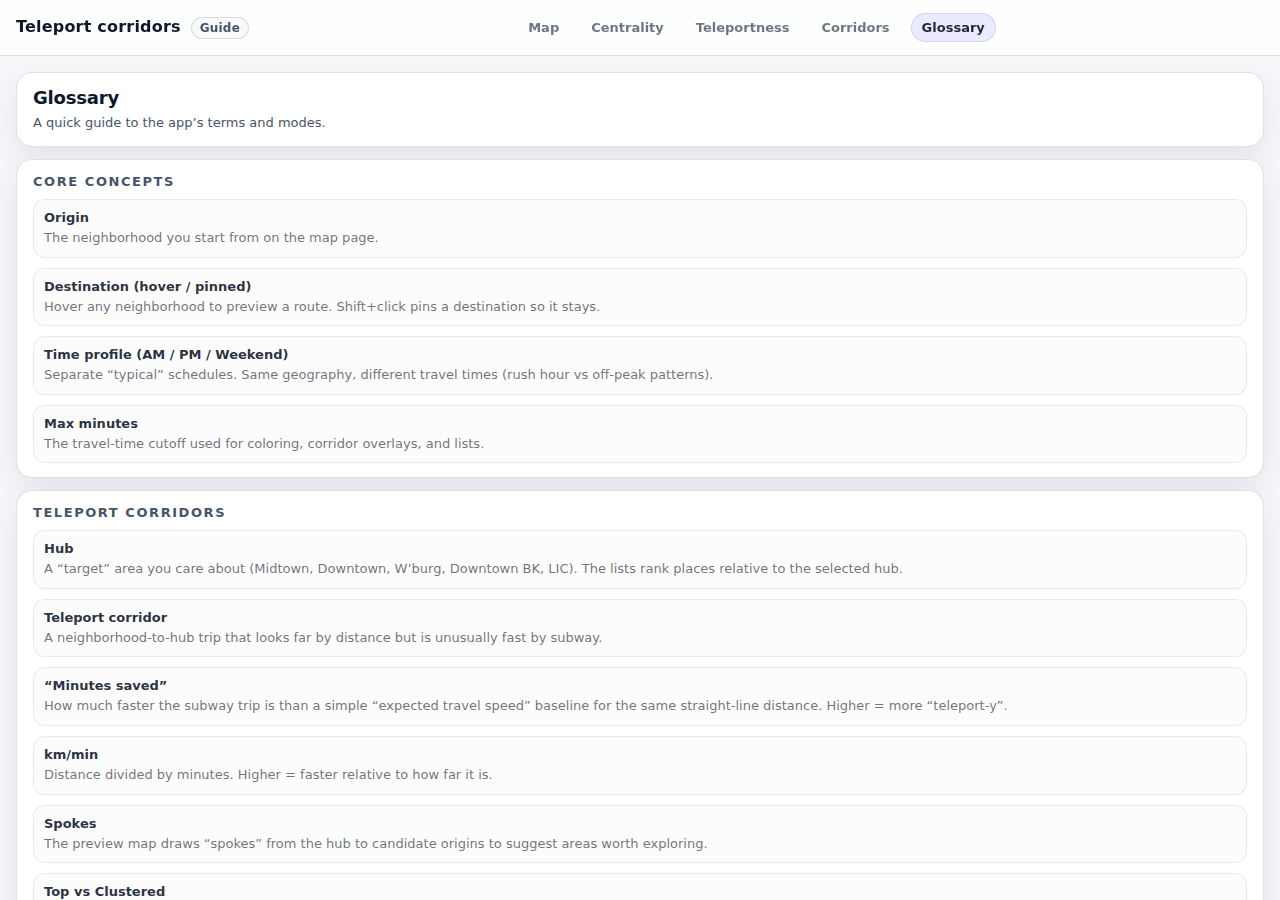
<file: site/glossary.html>
<!doctype html>
<html lang="en">
  <head>
    <meta charset="utf-8" />
    <meta name="viewport" content="width=device-width,initial-scale=1" />
    <title>Glossary · NYC Transit Atlas</title>
    <link rel="stylesheet" href="style.css" />
  </head>
  <body>
    <header>
      <div class="title">
        <a class="brand" href="./">Teleport corridors</a>
        <span class="status">Guide</span>
      </div>

      <nav class="nav">
        <a class="nav-link" href="./">Map</a>
        <a class="nav-link" href="./centrality.html">Centrality</a>
        <a class="nav-link" href="./living.html">Teleportness</a>
        <a class="nav-link" href="./teleport-corridors.html">Corridors</a>
        <a class="nav-link is-active" href="./glossary.html">Glossary</a>
      </nav>

      <div class="controls"></div>
    </header>

    <main class="page">
      <section class="page-card">
        <h1 class="page-title">Glossary</h1>
        <p class="page-subtitle">A quick guide to the app’s terms and modes.</p>
      </section>

      <section class="page-card">
        <h2 class="card-title">Core Concepts</h2>
        <div class="glossary">
          <div class="glossary-item">
            <div class="glossary-term">Origin</div>
            <div class="glossary-def">The neighborhood you start from on the map page.</div>
          </div>
          <div class="glossary-item">
            <div class="glossary-term">Destination (hover / pinned)</div>
            <div class="glossary-def">
              Hover any neighborhood to preview a route. <span class="mono">Shift+click</span> pins a destination so it stays.
            </div>
          </div>
          <div class="glossary-item">
            <div class="glossary-term">Time profile (AM / PM / Weekend)</div>
            <div class="glossary-def">
              Separate “typical” schedules. Same geography, different travel times (rush hour vs off-peak patterns).
            </div>
          </div>
          <div class="glossary-item">
            <div class="glossary-term">Max minutes</div>
            <div class="glossary-def">The travel-time cutoff used for coloring, corridor overlays, and lists.</div>
          </div>
        </div>
      </section>

      <section class="page-card">
        <h2 class="card-title">Teleport Corridors</h2>
        <div class="glossary">
          <div class="glossary-item">
            <div class="glossary-term">Hub</div>
            <div class="glossary-def">
              A “target” area you care about (Midtown, Downtown, W’burg, Downtown BK, LIC). The lists rank places relative to
              the selected hub.
            </div>
          </div>
          <div class="glossary-item">
            <div class="glossary-term">Teleport corridor</div>
            <div class="glossary-def">
              A neighborhood-to-hub trip that looks far by distance but is unusually fast by subway.
            </div>
          </div>
          <div class="glossary-item">
            <div class="glossary-term">“Minutes saved”</div>
            <div class="glossary-def">
              How much faster the subway trip is than a simple “expected travel speed” baseline for the same straight-line
              distance. Higher = more “teleport-y”.
            </div>
          </div>
          <div class="glossary-item">
            <div class="glossary-term">km/min</div>
            <div class="glossary-def">Distance divided by minutes. Higher = faster relative to how far it is.</div>
          </div>
          <div class="glossary-item">
            <div class="glossary-term">Spokes</div>
            <div class="glossary-def">
              The preview map draws “spokes” from the hub to candidate origins to suggest areas worth exploring.
            </div>
          </div>
          <div class="glossary-item">
            <div class="glossary-term">Top vs Clustered</div>
            <div class="glossary-def">
              <b>Top</b> shows the top-ranked individual neighborhoods. <b>Clustered</b> groups nearby origins and shows a
              representative “best” corridor per cluster to avoid the list being dominated by one small area.
            </div>
          </div>
          <div class="glossary-item">
            <div class="glossary-term">Include short trips (&lt;6km)</div>
            <div class="glossary-def">
              Includes short-distance trips. When off, the rankings focus on “surprising” outer-borough corridors rather than
              neighborhoods that are simply close.
            </div>
          </div>
        </div>
      </section>

      <section class="page-card">
        <h2 class="card-title">Teleportness</h2>
        <div class="glossary">
          <div class="glossary-item">
            <div class="glossary-term">Teleportness</div>
            <div class="glossary-def">
              A map metric that colors neighborhoods by “minutes saved” vs a baseline travel speed to a chosen hub (Midtown, LIC,
              etc.). Higher = looks far but rides fast.
            </div>
          </div>
          <div class="glossary-item">
            <div class="glossary-term">Prefer longer trips (exclude &lt;6km)</div>
            <div class="glossary-def">
              Filters out very short hub trips so the ranking highlights outer-borough neighborhoods that are underrated by how far
              they look on a map.
            </div>
          </div>
        </div>
      </section>

      <section class="page-card">
        <h2 class="card-title">Map Overlays</h2>
        <div class="glossary">
          <div class="glossary-item">
            <div class="glossary-term">Corridors</div>
            <div class="glossary-def">
              A “spreading” overlay of route segments from the origin: thicker/stronger paths indicate more downstream stops on
              the shortest-path tree.
            </div>
          </div>
          <div class="glossary-item">
            <div class="glossary-term">Isochrones</div>
            <div class="glossary-def">
              Contours for reachability (e.g. 15/30/45/60/90 minutes). Useful for seeing “what’s in range” at a glance.
            </div>
          </div>
          <div class="glossary-item">
            <div class="glossary-term">Labels / Compact names</div>
            <div class="glossary-def">
              Labels use side “rails” with leader lines (always on). Compact names shorten long neighborhood names to reduce clutter.
            </div>
          </div>
        </div>
      </section>
    </main>
  </body>
</html>
</file>
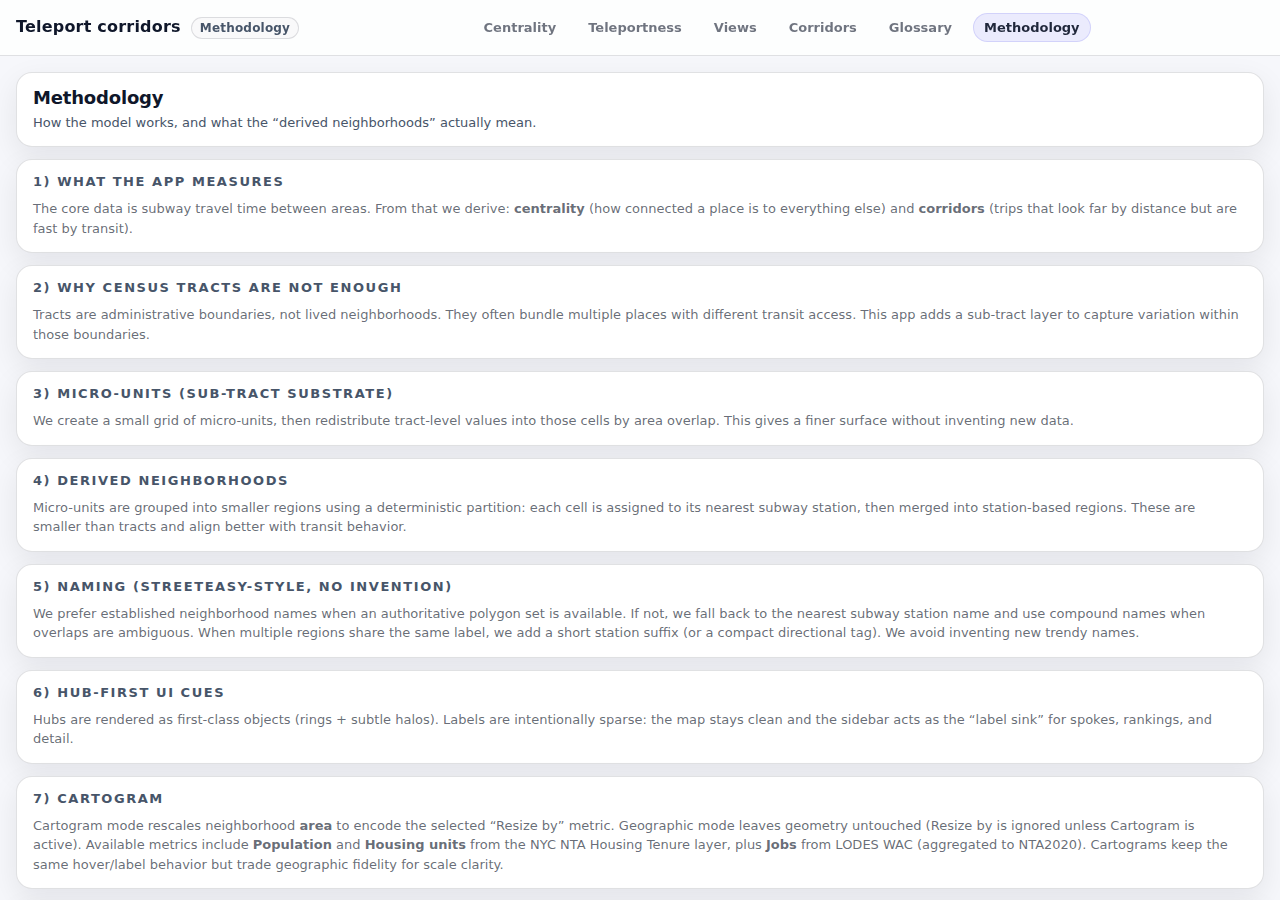
<file: site/methodology.html>
<!doctype html>
<html lang="en">
  <head>
    <meta charset="utf-8" />
    <meta name="viewport" content="width=device-width,initial-scale=1" />
    <title>Methodology · NYC Transit Atlas</title>
    <link rel="stylesheet" href="style.css" />
  </head>
  <body>
    <header>
      <div class="title">
        <a class="brand" href="./">Teleport corridors</a>
        <span class="status">Methodology</span>
      </div>

      <nav class="nav">
        <a class="nav-link" href="./centrality.html">Centrality</a>
        <a class="nav-link" href="./living.html">Teleportness</a>
        <a class="nav-link" href="./views.html">Views</a>
        <a class="nav-link" href="./teleport-corridors.html">Corridors</a>
        <a class="nav-link" href="./glossary.html">Glossary</a>
        <a class="nav-link is-active" href="./methodology.html">Methodology</a>
      </nav>

      <div class="controls"></div>
    </header>

    <main class="page">
      <section class="page-card">
        <h1 class="page-title">Methodology</h1>
        <p class="page-subtitle">How the model works, and what the “derived neighborhoods” actually mean.</p>
      </section>

      <section class="page-card">
        <h2 class="card-title">1) What the app measures</h2>
        <p class="page-text">
          The core data is subway travel time between areas. From that we derive:
          <b>centrality</b> (how connected a place is to everything else) and <b>corridors</b> (trips that look far by distance
          but are fast by transit).
        </p>
      </section>

      <section class="page-card">
        <h2 class="card-title">2) Why census tracts are not enough</h2>
        <p class="page-text">
          Tracts are administrative boundaries, not lived neighborhoods. They often bundle multiple places with different transit
          access. This app adds a sub-tract layer to capture variation within those boundaries.
        </p>
      </section>

      <section class="page-card">
        <h2 class="card-title">3) Micro-units (sub-tract substrate)</h2>
        <p class="page-text">
          We create a small grid of micro-units, then redistribute tract-level values into those cells by area overlap. This gives
          a finer surface without inventing new data.
        </p>
      </section>

      <section class="page-card">
        <h2 class="card-title">4) Derived neighborhoods</h2>
        <p class="page-text">
          Micro-units are grouped into smaller regions using a deterministic partition: each cell is assigned to its nearest subway
          station, then merged into station-based regions. These are smaller than tracts and align better with transit behavior.
        </p>
      </section>

      <section class="page-card">
        <h2 class="card-title">5) Naming (StreetEasy-style, no invention)</h2>
        <p class="page-text">
          We prefer established neighborhood names when an authoritative polygon set is available. If not, we fall back to the
          nearest subway station name and use compound names when overlaps are ambiguous. When multiple regions share the same
          label, we add a short station suffix (or a compact directional tag). We avoid inventing new trendy names.
        </p>
      </section>

      <section class="page-card">
        <h2 class="card-title">6) Hub-first UI cues</h2>
        <p class="page-text">
          Hubs are rendered as first-class objects (rings + subtle halos). Labels are intentionally sparse: the map stays clean and
          the sidebar acts as the “label sink” for spokes, rankings, and detail.
        </p>
      </section>

      <section class="page-card">
        <h2 class="card-title">7) Cartogram</h2>
        <p class="page-text">
          Cartogram mode rescales neighborhood <b>area</b> to encode the selected “Resize by” metric. Geographic mode leaves
          geometry untouched (Resize by is ignored unless Cartogram is active). Available metrics include <b>Population</b> and
          <b>Housing units</b> from the NYC NTA Housing Tenure layer, plus <b>Jobs</b> from LODES WAC (aggregated to NTA2020).
          Cartograms keep the same hover/label behavior but trade geographic fidelity for scale clarity.
        </p>
      </section>

      <section class="page-card">
        <h2 class="card-title">8) Limitations</h2>
        <ul class="page-list">
          <li>Derived boundaries are a model of transit access, not official borders.</li>
          <li>Name confidence varies; some regions are only loosely tied to a recognized label.</li>
          <li>Subway schedules change; the app uses a snapshot of service patterns.</li>
          <li>Cartograms prioritize metric scale over exact geometry.</li>
        </ul>
      </section>

      <section class="page-card">
        <h2 class="card-title">Glossary</h2>
        <div class="glossary">
          <div class="glossary-item">
            <div class="glossary-term">Tract</div>
            <div class="glossary-def">An official statistical unit (large, administrative, not always “felt” as a neighborhood).</div>
          </div>
          <div class="glossary-item">
            <div class="glossary-term">Micro-unit</div>
            <div class="glossary-def">A small grid cell used to redistribute tract values by area overlap.</div>
          </div>
          <div class="glossary-item">
            <div class="glossary-term">Derived neighborhood</div>
            <div class="glossary-def">A region made by grouping micro-units (currently by nearest subway station).</div>
          </div>
          <div class="glossary-item">
            <div class="glossary-term">Hub</div>
            <div class="glossary-def">A key destination you care about (Midtown, Downtown, LIC, etc.).</div>
          </div>
          <div class="glossary-item">
            <div class="glossary-term">Spoke</div>
            <div class="glossary-def">A candidate origin area that connects well to a hub.</div>
          </div>
          <div class="glossary-item">
            <div class="glossary-term">Confidence</div>
            <div class="glossary-def">A simple indicator of how strongly a derived region overlaps a recognized name.</div>
          </div>
        </div>
      </section>
    </main>
  </body>
</html>
</file>
<file: site/style.css>
:root {
  color-scheme: light;
  --bg: #f6f7fb;
  --panel: #ffffff;
  --text: #0f172a;
  --muted: #475569;
  --border: rgba(2, 6, 23, 0.12);
  --shadow: rgba(2, 6, 23, 0.08);
  --accent: #ef4444;
  --boro-m: #06b6d4; /* Manhattan (cyan) */
  --boro-bk: #10b981; /* Brooklyn (emerald) */
  --boro-q: #f59e0b; /* Queens (amber) */
}

* {
  box-sizing: border-box;
}

html,
body {
  margin: 0;
  height: 100%;
  font-family: ui-sans-serif, system-ui, -apple-system, Segoe UI, Roboto, Helvetica,
    Arial, "Apple Color Emoji", "Segoe UI Emoji";
}

body {
  background: var(--bg);
  color: var(--text);
}

header {
  height: 56px;
  display: flex;
  align-items: center;
  justify-content: space-between;
  padding: 0 16px;
  border-bottom: 1px solid var(--border);
  background: rgba(255, 255, 255, 0.8);
  backdrop-filter: blur(10px);
  gap: 14px;
}

.sr-only {
  position: absolute;
  width: 1px;
  height: 1px;
  padding: 0;
  margin: -1px;
  overflow: hidden;
  clip: rect(0, 0, 0, 0);
  white-space: nowrap;
  border: 0;
}

.title {
  font-weight: 650;
  letter-spacing: 0.2px;
  display: flex;
  gap: 10px;
  align-items: baseline;
  flex: 0 0 auto;
}

.brand {
  color: var(--text);
  text-decoration: none;
}

.status {
  font-weight: 550;
  font-size: 12px;
  color: var(--muted);
  padding: 3px 8px;
  border: 1px solid var(--border);
  border-radius: 999px;
  background: rgba(2, 6, 23, 0.02);
}

.goggles {
  display: flex;
  align-items: center;
  gap: 10px;
  flex: 1 1 auto;
  min-width: 240px;
  justify-content: center;
}

.goggles .toggle {
  display: flex;
  gap: 8px;
  align-items: center;
  color: var(--muted);
  font-size: 13px;
  user-select: none;
}

.goggles .toggle input {
  transform: translateY(1px);
}

.nav {
  display: flex;
  gap: 10px;
  align-items: center;
  flex: 1 1 auto;
  justify-content: center;
}

.nav-link {
  font-size: 13px;
  font-weight: 650;
  color: rgba(15, 23, 42, 0.6);
  text-decoration: none;
  padding: 6px 10px;
  border-radius: 999px;
  border: 1px solid transparent;
}

.nav-link:hover {
  background: rgba(2, 6, 23, 0.03);
  border-color: var(--border);
}

.nav-link.is-active {
  color: rgba(15, 23, 42, 0.92);
  background: rgba(99, 102, 241, 0.12);
  border-color: rgba(99, 102, 241, 0.18);
}

.controls label {
  display: flex;
  gap: 10px;
  align-items: center;
  color: var(--muted);
  font-size: 14px;
}

.controls {
  display: flex;
  align-items: center;
  gap: 14px;
  flex: 0 0 auto;
}

.controls .toggle {
  gap: 8px;
}

.controls .toggle input {
  transform: translateY(1px);
}

select {
  background: rgba(2, 6, 23, 0.03);
  border: 1px solid var(--border);
  color: var(--text);
  padding: 6px 10px;
  border-radius: 10px;
  outline: none;
}

fieldset.segmented {
  border: 0;
  margin: 0;
  padding: 0;
  display: flex;
  align-items: center;
  gap: 8px;
}

fieldset.segmented legend {
  margin-right: 6px;
  color: var(--muted);
  font-size: 14px;
  padding: 0;
}

fieldset.segmented label {
  display: inline-flex;
  align-items: center;
  gap: 0;
  border: 1px solid var(--border);
  background: rgba(2, 6, 23, 0.03);
  padding: 0;
  border-radius: 999px;
  overflow: hidden;
  cursor: pointer;
}

fieldset.segmented label:first-of-type {
  border-top-right-radius: 0;
  border-bottom-right-radius: 0;
}
fieldset.segmented label:not(:first-of-type):not(:last-of-type) {
  border-radius: 0;
  border-left: 0;
}
fieldset.segmented label:last-of-type {
  border-top-left-radius: 0;
  border-bottom-left-radius: 0;
  border-left: 0;
}

fieldset.segmented.compact legend {
  display: none;
}

fieldset.segmented.compact span {
  padding: 6px 8px;
}

.toggle.compact {
  display: inline-flex;
  align-items: center;
  gap: 8px;
  color: var(--muted);
  font-size: 13px;
  user-select: none;
}

.toggle.compact input {
  transform: translateY(1px);
}

.card-head {
  display: flex;
  align-items: flex-start;
  justify-content: space-between;
  gap: 10px;
  margin-bottom: 10px;
}

.card-controls {
  display: flex;
  align-items: center;
  gap: 10px;
  flex-wrap: wrap;
  justify-content: flex-end;
}

.card-controls-row {
  display: flex;
  align-items: center;
  gap: 10px;
  flex-wrap: wrap;
  justify-content: flex-end;
}

.boro-pill {
  display: inline-flex;
  align-items: center;
  justify-content: center;
  padding: 2px 6px;
  border-radius: 999px;
  font-size: 11px;
  font-weight: 800;
  letter-spacing: 0.04em;
  border: 1px solid rgba(2, 6, 23, 0.12);
  color: rgba(15, 23, 42, 0.8);
  background: rgba(2, 6, 23, 0.03);
  transform: translateY(-1px);
}

.boro-pill.boro-manhattan {
  background: color-mix(in srgb, var(--boro-m) 10%, white);
  border-color: color-mix(in srgb, var(--boro-m) 22%, rgba(2, 6, 23, 0.12));
}

.boro-pill.boro-brooklyn {
  background: color-mix(in srgb, var(--boro-bk) 10%, white);
  border-color: color-mix(in srgb, var(--boro-bk) 22%, rgba(2, 6, 23, 0.12));
}

.boro-pill.boro-queens {
  background: color-mix(in srgb, var(--boro-q) 12%, white);
  border-color: color-mix(in srgb, var(--boro-q) 24%, rgba(2, 6, 23, 0.12));
}

.boro-pair {
  display: inline-flex;
  align-items: center;
  gap: 6px;
}

.line-chip {
  display: inline-flex;
  align-items: center;
  justify-content: center;
  padding: 1px 6px;
  border-radius: 999px;
  border: 1px solid rgba(2, 6, 23, 0.12);
  background: rgba(255, 255, 255, 0.75);
  color: rgba(15, 23, 42, 0.75);
  font-size: 11px;
  font-weight: 800;
  letter-spacing: 0.04em;
  transform: translateY(-1px);
}

fieldset.segmented input {
  position: absolute;
  opacity: 0;
  pointer-events: none;
}

fieldset.segmented span {
  padding: 6px 10px;
  font-size: 13px;
  color: var(--muted);
  user-select: none;
  display: inline-flex;
  align-items: center;
  gap: 6px;
}

fieldset.segmented label.cartogram-option {
  overflow: visible;
}

fieldset.segmented label.cartogram-option .cartogram-inline,
fieldset.segmented label.cartogram-option .cartogram-inline span {
  padding: 0;
  font-size: 11px;
}

fieldset.segmented input:checked + span {
  background: rgba(99, 102, 241, 0.14);
  color: rgba(15, 23, 42, 0.9);
}

input[type="range"] {
  width: 140px;
}

.mono {
  font-variant-numeric: tabular-nums;
  font-feature-settings: "tnum";
}

main {
  height: calc(100% - 56px);
  display: grid;
  grid-template-columns: 1fr 360px;
}

#map {
  height: 100%;
  width: 100%;
  position: relative;
  overflow: hidden;
}

#mapSvg {
  width: 100%;
  height: 100%;
  display: block;
  touch-action: none;
  cursor: grab;
}

#mapSvg:active {
  cursor: grabbing;
}

#mapSvg text {
  pointer-events: none;
  user-select: none;
}

.hub-halo {
  mix-blend-mode: multiply;
}

.hub-marker-ring {
  vector-effect: non-scaling-stroke;
}

.hub-marker-core {
}

.rail-label.is-hub {
  color: rgba(2, 6, 23, 0.9);
  font-weight: 800;
  font-size: 13px;
}

.rail-label.is-active-hub {
  color: rgba(2, 6, 23, 0.95);
  font-weight: 850;
  font-size: 14px;
}

.rail-label.is-spoke {
  font-weight: 550;
  color: rgba(15, 23, 42, 0.55);
}

#labelLeaders {
  position: absolute;
  inset: 0;
  width: 100%;
  height: 100%;
  pointer-events: none;
}

#labelRails {
  position: absolute;
  inset: 0;
  pointer-events: none;
}

.label-rail {
  position: absolute;
  top: 10px;
  bottom: 10px;
  width: 220px;
  pointer-events: none;
}

#labelRailLeft {
  left: 0;
  text-align: right;
}

#labelRailRight {
  right: 0;
  text-align: left;
}

.rail-label {
  position: absolute;
  left: 0;
  right: 0;
  padding: 1px 8px;
  font-size: 12px;
  font-weight: 650;
  color: rgba(15, 23, 42, 0.65);
  text-shadow: 0 1px 0 rgba(255, 255, 255, 0.85);
  white-space: nowrap;
  overflow: hidden;
  text-overflow: ellipsis;
  user-select: none;
  pointer-events: auto;
}

.rail-label.is-active {
  color: rgba(15, 23, 42, 0.92);
}

.rail-more {
  position: absolute;
  left: 0;
  right: 0;
  padding: 2px 8px;
  font-size: 12px;
  font-weight: 650;
  color: rgba(15, 23, 42, 0.45);
  text-shadow: 0 1px 0 rgba(255, 255, 255, 0.85);
  user-select: none;
}

.isochrone-path {
  fill: none;
  stroke: rgba(15, 23, 42, 0.38);
  vector-effect: non-scaling-stroke;
}

#panel {
  height: 100%;
  border-left: 1px solid var(--border);
  background: var(--panel);
  overflow: auto;
  padding: 14px 14px 20px;
}

.panel-section {
  padding: 12px 10px;
  border: 1px solid var(--border);
  border-radius: 14px;
  background: rgba(2, 6, 23, 0.01);
  margin-bottom: 12px;
  box-shadow: 0 10px 30px var(--shadow);
}

.panel-title {
  color: var(--muted);
  font-size: 12px;
  text-transform: uppercase;
  letter-spacing: 0.12em;
  margin-bottom: 6px;
}

.panel-value {
  font-size: 16px;
  font-weight: 600;
  margin-bottom: 8px;
}

.panel-hint {
  color: var(--muted);
  font-size: 13px;
  line-height: 1.35;
}

.error-banner {
  display: inline-flex;
  align-items: center;
  gap: 8px;
  padding: 6px 10px;
  border-radius: 999px;
  border: 1px solid rgba(239, 68, 68, 0.35);
  background: rgba(254, 226, 226, 0.7);
  color: rgba(153, 27, 27, 0.95);
  font-size: 12px;
  font-weight: 600;
  letter-spacing: 0.01em;
}

.name-confidence {
  margin-left: 6px;
  font-size: 11px;
  font-weight: 700;
  color: rgba(15, 23, 42, 0.55);
  letter-spacing: 0.02em;
  text-transform: uppercase;
}

.panel-controls {
  display: flex;
  flex-direction: column;
  gap: 8px;
}

.judge-controls {
  display: grid;
  gap: 8px;
  margin-top: 8px;
}

.judge-controls label {
  display: flex;
  flex-direction: column;
  gap: 4px;
  font-size: 12px;
  color: var(--muted);
}

.judge-controls input[type="number"] {
  padding: 6px 8px;
  border: 1px solid var(--border);
  border-radius: 8px;
  font-size: 12px;
}

.judge-item {
  display: flex;
  flex-direction: column;
  gap: 2px;
  padding: 6px 4px;
  border-radius: 8px;
}

.judge-item-name {
  font-weight: 600;
  color: rgba(15, 23, 42, 0.92);
}

.judge-item-why {
  font-size: 11px;
  color: var(--muted);
}

.hub-groups {
  display: flex;
  flex-direction: column;
  gap: 8px;
  align-items: flex-start;
}

.hub-groups-right {
  align-items: flex-end;
}

.hub-chip-label {
  display: inline-flex;
  align-items: center;
  gap: 6px;
}

.hub-badge {
  font-size: 10px;
  font-weight: 700;
  letter-spacing: 0.04em;
  text-transform: uppercase;
  padding: 2px 6px;
  border-radius: 999px;
  background: rgba(99, 102, 241, 0.12);
  color: rgba(67, 56, 202, 0.9);
  border: 1px solid rgba(99, 102, 241, 0.2);
}

.user-hub-group .boro-pill {
  background: rgba(15, 23, 42, 0.08);
  color: rgba(15, 23, 42, 0.82);
}

.spoke-item {
  cursor: pointer;
  padding: 4px 6px;
  border-radius: 8px;
}

.spoke-item:hover {
  background: rgba(15, 23, 42, 0.06);
}

.spoke-item.is-pinned {
  background: rgba(15, 23, 42, 0.12);
  font-weight: 650;
}

ol {
  margin: 0;
  padding-left: 18px;
}

li {
  margin: 4px 0;
  color: var(--text);
  font-size: 13px;
}

#routeSteps {
  margin-top: 8px;
}

.legend-row {
  display: flex;
  align-items: center;
  gap: 10px;
  margin: 6px 0;
  color: var(--muted);
  font-size: 13px;
}

.legend-gradient {
  height: 12px;
  border-radius: 999px;
  border: 1px solid var(--border);
  background: linear-gradient(90deg, rgba(239, 68, 68, 0.85), rgba(239, 68, 68, 0.0));
  margin: 8px 0 6px;
}

.legend-gradient.centrality {
  background: linear-gradient(90deg, rgba(99, 102, 241, 0.0), rgba(99, 102, 241, 0.88));
}

.legend-gradient.living {
  background: linear-gradient(90deg, rgba(16, 185, 129, 0.0), rgba(16, 185, 129, 0.90));
}

.legend-gradient.views {
  background: linear-gradient(90deg, rgba(59, 130, 246, 0.0), rgba(59, 130, 246, 0.9));
}

.legend-scale {
  display: flex;
  justify-content: space-between;
  color: var(--muted);
  font-size: 12px;
  margin-bottom: 10px;
}

.cartogram-inline {
  display: inline-flex;
  align-items: center;
  gap: 8px;
}

.cartogram-option {
  display: inline-flex;
  align-items: center;
  gap: 6px;
}

.cartogram-inline.is-disabled {
  opacity: 0.6;
}

.control-label {
  font-size: 12px;
  color: var(--muted);
  font-weight: 600;
}

.control-hint {
  font-size: 11px;
  color: var(--muted);
}

.bubble-swatch {
  width: 14px;
  height: 14px;
  border-radius: 50%;
  background: rgba(16, 185, 129, 0.55);
  border: 1px solid rgba(255, 255, 255, 0.9);
  box-shadow: 0 0 0 1px rgba(15, 23, 42, 0.08);
  display: inline-block;
}

.swatch {
  width: 14px;
  height: 14px;
  border-radius: 4px;
  border: 1px solid var(--border);
}

.unreachable {
  background: rgba(2, 6, 23, 0.06);
}

#map {
  background: #eef2ff;
}

/* --- Teleport corridors page --- */

main.page {
  height: calc(100% - 56px);
  overflow: auto;
  padding: 16px;
  display: grid;
  grid-template-columns: 1fr;
  gap: 12px;
}

.page-card {
  background: var(--panel);
  border: 1px solid var(--border);
  border-radius: 16px;
  padding: 14px 16px;
  box-shadow: 0 10px 30px var(--shadow);
}

.page-title {
  margin: 0;
  font-size: 18px;
  letter-spacing: -0.01em;
}

.page-subtitle {
  margin: 6px 0 0;
  color: var(--muted);
  font-size: 13px;
  line-height: 1.4;
}

.page-text {
  margin: 0;
  color: rgba(15, 23, 42, 0.65);
  font-size: 13px;
  line-height: 1.5;
}

.page-list {
  margin: 0;
  padding-left: 18px;
  color: rgba(15, 23, 42, 0.65);
  font-size: 13px;
  line-height: 1.5;
}

.page-grid {
  display: grid;
  grid-template-columns: 1fr 1fr;
  gap: 12px;
}

.glossary {
  display: grid;
  gap: 10px;
}

.glossary-item {
  padding: 10px 10px;
  border-radius: 12px;
  border: 1px solid rgba(2, 6, 23, 0.08);
  background: rgba(2, 6, 23, 0.012);
}

.glossary-term {
  font-weight: 750;
  font-size: 13px;
  color: rgba(15, 23, 42, 0.9);
}

.glossary-def {
  margin-top: 4px;
  font-size: 13px;
  color: rgba(15, 23, 42, 0.62);
  line-height: 1.35;
}

.preview-card {
  padding: 14px 16px 16px;
}

.preview-header {
  display: flex;
  align-items: flex-start;
  justify-content: space-between;
  gap: 12px;
  margin-bottom: 10px;
}

.preview-title {
  font-weight: 750;
  font-size: 14px;
  color: rgba(15, 23, 42, 0.92);
}

.preview-meta {
  margin-top: 4px;
  font-size: 12px;
  color: rgba(15, 23, 42, 0.58);
}

.preview-line {
  font-size: 12px;
  font-weight: 750;
  padding: 6px 10px;
  border-radius: 999px;
  border: 1px solid rgba(2, 6, 23, 0.12);
  background: rgba(255, 255, 255, 0.8);
  color: rgba(15, 23, 42, 0.82);
  min-width: 54px;
  text-align: center;
}

.preview-map {
  height: 340px;
  border-radius: 14px;
  border: 1px solid rgba(2, 6, 23, 0.08);
  background: #eef2ff;
  overflow: hidden;
}

.mini-triptych {
  position: relative;
  width: 100%;
  height: 100%;
  display: grid;
  grid-template-columns: 1fr 1fr 1fr;
  gap: 0;
}

.mini-triptych svg {
  width: 100%;
  height: 100%;
  display: block;
}

#miniManhattan {
  background: color-mix(in srgb, var(--boro-m) 6%, #eef2ff);
}
#miniBrooklyn {
  background: color-mix(in srgb, var(--boro-bk) 6%, #eef2ff);
}
#miniQueens {
  background: color-mix(in srgb, var(--boro-q) 6%, #eef2ff);
}

#miniOverlay {
  position: absolute;
  inset: 0;
  width: 100%;
  height: 100%;
  pointer-events: none;
}

.mini-outline {
  fill: rgba(255, 255, 255, 0.0);
  stroke: rgba(15, 23, 42, 0.30);
  stroke-width: 1.1;
  vector-effect: non-scaling-stroke;
}

.mini-origin {
  fill: rgba(99, 102, 241, 0.22);
  stroke: rgba(99, 102, 241, 0.85);
  stroke-width: 2.2;
  vector-effect: non-scaling-stroke;
}

.mini-dest {
  fill: rgba(239, 68, 68, 0.20);
  stroke: rgba(239, 68, 68, 0.85);
  stroke-width: 2.2;
  vector-effect: non-scaling-stroke;
}

.mini-link {
  fill: none;
  stroke: rgba(15, 23, 42, 0.55);
  stroke-width: 3.0;
  stroke-linecap: round;
  stroke-linejoin: round;
  vector-effect: non-scaling-stroke;
}

.mini-dot {
  fill: rgba(15, 23, 42, 0.85);
  stroke: rgba(255, 255, 255, 0.9);
  stroke-width: 1.6;
  vector-effect: non-scaling-stroke;
}

.card-title {
  margin: 0 0 10px;
  font-size: 13px;
  color: var(--muted);
  text-transform: uppercase;
  letter-spacing: 0.12em;
}

.corridor-list {
  display: grid;
  gap: 10px;
}

.corridor-row {
  padding: 10px 10px;
  border-radius: 12px;
  border: 1px solid rgba(2, 6, 23, 0.08);
  background: rgba(2, 6, 23, 0.012);
}

.corridor-top {
  font-weight: 700;
  font-size: 13px;
  color: rgba(15, 23, 42, 0.9);
}

.corridor-meta {
  margin-top: 4px;
  font-size: 12px;
  color: rgba(15, 23, 42, 0.55);
}

.corridor-empty {
  color: var(--muted);
  font-size: 13px;
  padding: 8px 2px;
}

@media (max-width: 980px) {
  .page-grid {
    grid-template-columns: 1fr;
  }
  header {
    flex-wrap: wrap;
    height: auto;
    padding: 10px 16px;
  }
  main {
    height: auto;
  }
}
</file>
